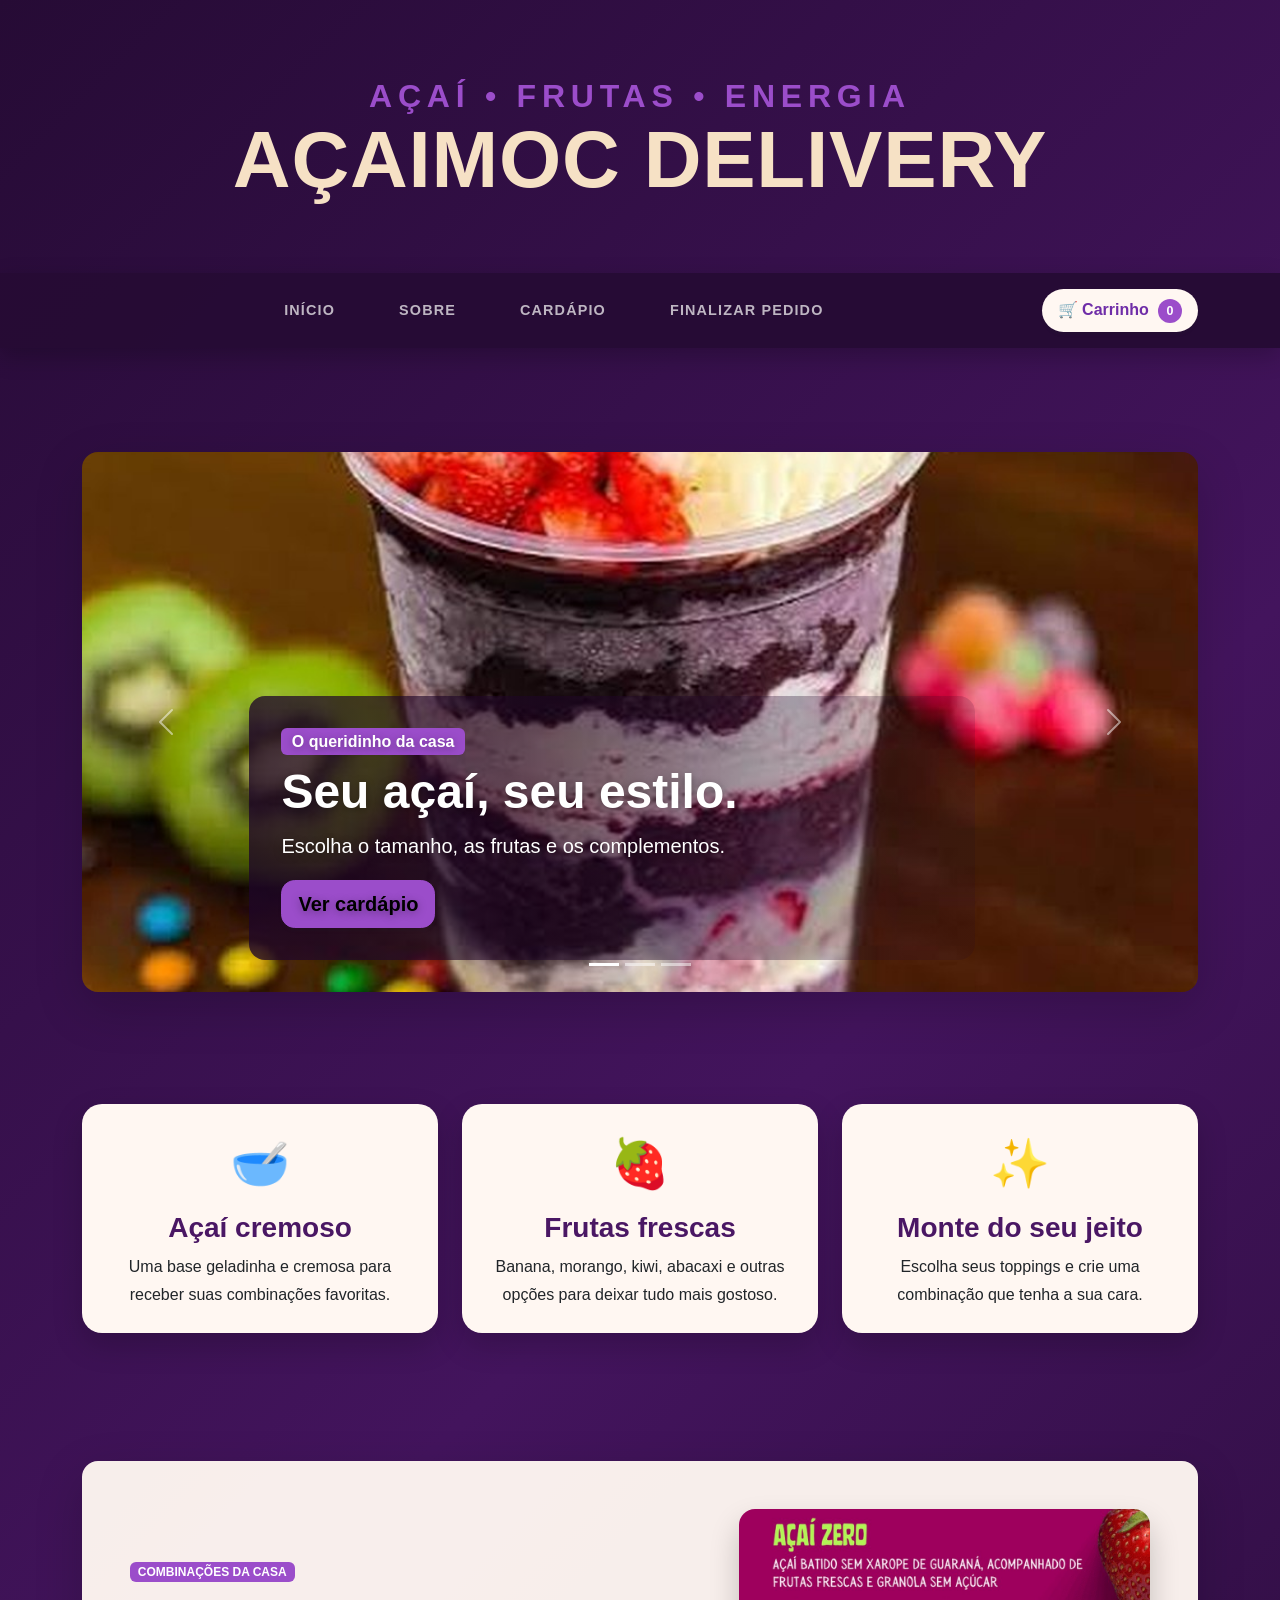
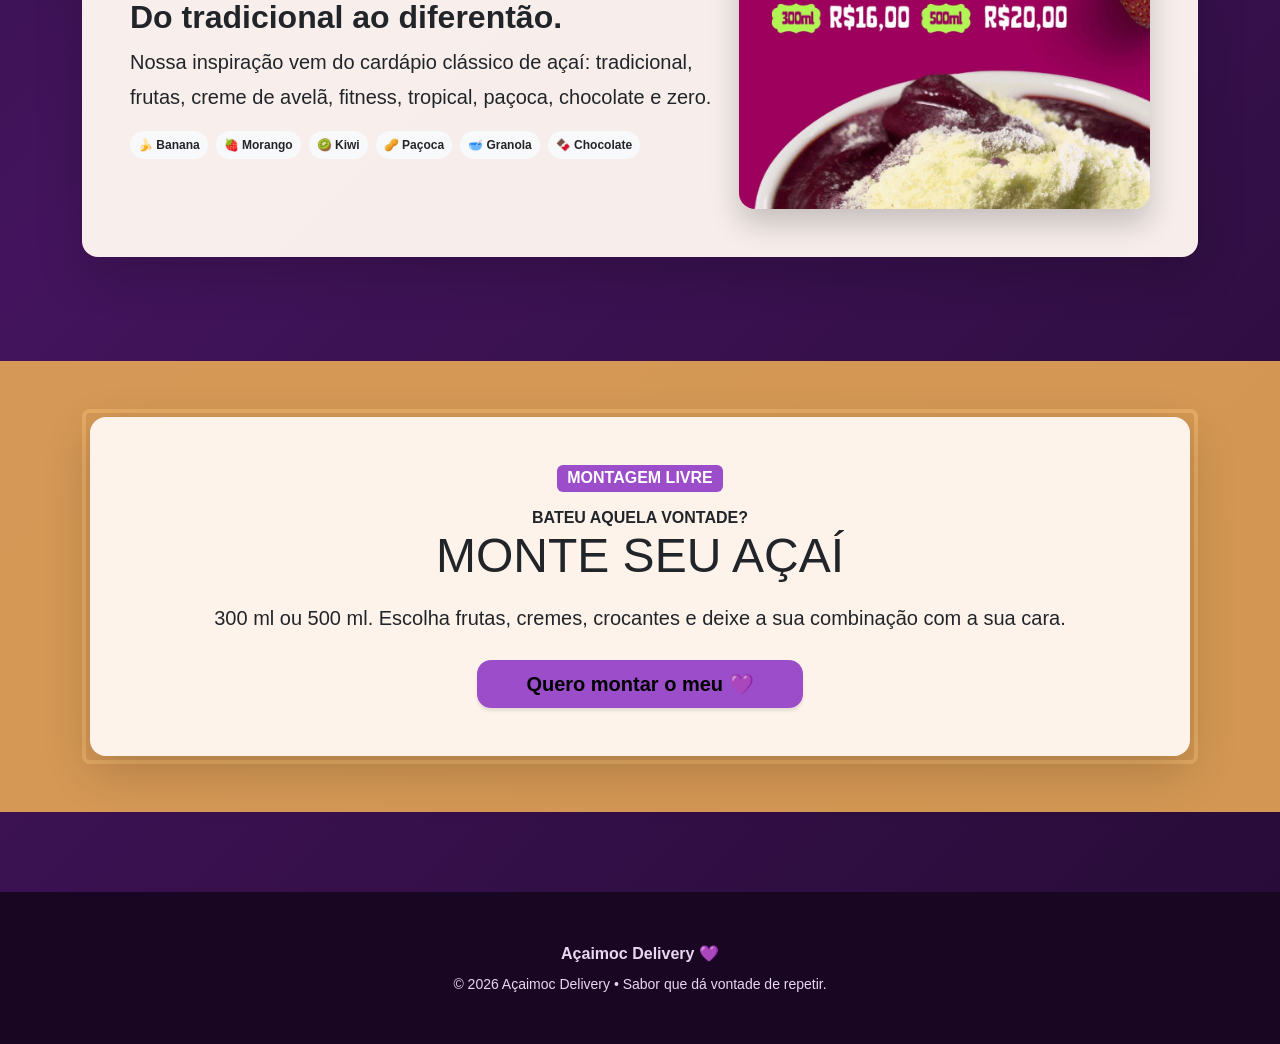
<file: index.html>
<!DOCTYPE html>
<html lang="pt-BR">
 <head>
  <meta charset="utf-8"/>
  <meta content="width=device-width, initial-scale=1, shrink-to-fit=no" name="viewport"/>
  <meta content="A&ccedil;aimoc Delivery: a&ccedil;a&iacute; cremoso, frutas frescas e combina&ccedil;&otilde;es para montar do seu jeito." name="description"/>
  <meta content="A&ccedil;aimoc Delivery" name="author"/>
  <title>
   A&ccedil;aimoc Delivery | A&ccedil;a&iacute;, frutas e energia
  </title>
  <link href="css/styles.css" rel="stylesheet"/>
 </head>
 <body>
  <header>
   <h1 class="site-heading text-center text-faded d-none d-lg-block">
    <span class="site-heading-upper text-primary mb-3">
     A&Ccedil;A&Iacute; &bull; FRUTAS &bull; ENERGIA
    </span>
    <span class="site-heading-lower">
     A&ccedil;aimoc Delivery
    </span>
   </h1>
  </header>
  <nav class="navbar navbar-expand-lg navbar-dark py-lg-3" id="mainNav">
   <div class="container">
    <a class="navbar-brand text-uppercase fw-bold d-lg-none" href="index.html">
     A&ccedil;aimoc Delivery
    </a>
    <button aria-controls="navbarSupportedContent" aria-expanded="false" aria-label="Abrir menu" class="navbar-toggler" data-bs-target="#navbarSupportedContent" data-bs-toggle="collapse" type="button">
     <span class="navbar-toggler-icon">
     </span>
    </button>
    <div class="collapse navbar-collapse" id="navbarSupportedContent">
     <ul class="navbar-nav mx-auto">
      <li class="nav-item px-lg-4">
       <a class="nav-link text-uppercase active" href="index.html">
        In&iacute;cio
       </a>
      </li>
      <li class="nav-item px-lg-4">
       <a class="nav-link text-uppercase" href="about.html">
        Sobre
       </a>
      </li>
      <li class="nav-item px-lg-4">
       <a class="nav-link text-uppercase" href="products.html">
        Card&aacute;pio
       </a>
      </li>
      <li class="nav-item px-lg-4">
       <a class="nav-link text-uppercase" href="store.html">
        Finalizar pedido
       </a>
      </li>
     </ul>
    </div>
   </div>
  </nav>
  <section class="page-section pt-4 pb-2">
   <div class="container">
    <div class="carousel slide carousel-fade shadow-lg rounded-4 overflow-hidden" data-bs-ride="carousel" id="acaiCarousel">
     <div class="carousel-indicators">
      <button aria-current="true" aria-label="Slide 1" class="active" data-bs-slide-to="0" data-bs-target="#acaiCarousel" type="button">
      </button>
      <button aria-label="Slide 2" data-bs-slide-to="1" data-bs-target="#acaiCarousel" type="button">
      </button>
      <button aria-label="Slide 3" data-bs-slide-to="2" data-bs-target="#acaiCarousel" type="button">
      </button>
     </div>
     <div class="carousel-inner">
      <div class="carousel-item active">
       <img alt="A&ccedil;a&iacute; com morango e banana" class="d-block w-100 carousel-acai" src="assets/img/acai-morango.jpg"/>
       <div class="carousel-caption text-start">
        <span class="badge bg-primary fs-6 mb-2">
         O queridinho da casa
        </span>
        <h2 class="display-5 fw-bold">
         Seu a&ccedil;a&iacute;, seu estilo.
        </h2>
        <p class="lead">
         Escolha o tamanho, as frutas e os complementos.
        </p>
        <a class="btn btn-primary btn-lg" href="products.html">
         Ver card&aacute;pio
        </a>
       </div>
      </div>
      <div class="carousel-item">
       <img alt="A&ccedil;a&iacute; tradicional com frutas" class="d-block w-100 carousel-acai" src="assets/img/acai-tradicional.jpg"/>
       <div class="carousel-caption">
        <span class="badge bg-light text-dark fs-6 mb-2">
         Cl&aacute;ssico que nunca sai de moda
        </span>
        <h2 class="display-5 fw-bold">
         A&ccedil;a&iacute; + frutas 🍓
        </h2>
        <p class="lead">
         Cremoso, gelado e com aquele toque crocante.
        </p>
        <a class="btn btn-light btn-lg" href="products.html#montar">
         Montar o meu
        </a>
       </div>
      </div>
      <div class="carousel-item">
       <img alt="A&ccedil;a&iacute; com pa&ccedil;oca" class="d-block w-100 carousel-acai" src="assets/img/acai-pacoca.jpg"/>
       <div class="carousel-caption text-end">
        <span class="badge bg-warning text-dark fs-6 mb-2">
         Para quem ama doce
        </span>
        <h2 class="display-5 fw-bold">
         A&ccedil;a&iacute; com pa&ccedil;oca 🥜
        </h2>
        <p class="lead">
         Uma combina&ccedil;&atilde;o simples, cremosa e irresist&iacute;vel.
        </p>
       </div>
      </div>
     </div>
     <button aria-label="Imagem anterior" class="carousel-control-prev" data-bs-slide="prev" data-bs-target="#acaiCarousel" type="button">
      <span class="carousel-control-prev-icon">
      </span>
      <span class="visually-hidden">
       Anterior
      </span>
     </button>
     <button aria-label="Pr&oacute;xima imagem" class="carousel-control-next" data-bs-slide="next" data-bs-target="#acaiCarousel" type="button">
      <span class="carousel-control-next-icon">
      </span>
      <span class="visually-hidden">
       Pr&oacute;ximo
      </span>
     </button>
    </div>
   </div>
  </section>
  <section class="page-section py-4">
   <div class="container">
    <div class="row g-4 text-center">
     <div class="col-md-4">
      <div class="feature-card p-4 h-100">
       <div class="feature-icon">
        🥣
       </div>
       <h3 class="fw-bold">
        A&ccedil;a&iacute; cremoso
       </h3>
       <p class="mb-0">
        Uma base geladinha e cremosa para receber suas combina&ccedil;&otilde;es favoritas.
       </p>
      </div>
     </div>
     <div class="col-md-4">
      <div class="feature-card p-4 h-100">
       <div class="feature-icon">
        🍓
       </div>
       <h3 class="fw-bold">
        Frutas frescas
       </h3>
       <p class="mb-0">
        Banana, morango, kiwi, abacaxi e outras op&ccedil;&otilde;es para deixar tudo mais gostoso.
       </p>
      </div>
     </div>
     <div class="col-md-4">
      <div class="feature-card p-4 h-100">
       <div class="feature-icon">
        ✨
       </div>
       <h3 class="fw-bold">
        Monte do seu jeito
       </h3>
       <p class="mb-0">
        Escolha seus toppings e crie uma combina&ccedil;&atilde;o que tenha a sua cara.
       </p>
      </div>
     </div>
    </div>
   </div>
  </section>
  <section class="page-section py-4">
   <div class="container">
    <div class="bg-faded rounded-4 p-4 p-lg-5 shadow-lg">
     <div class="row align-items-center g-4">
      <div class="col-lg-7">
       <span class="badge bg-primary mb-3">
        COMBINA&Ccedil;&Otilde;ES DA CASA
       </span>
       <h2 class="fw-bold">
        Do tradicional ao diferent&atilde;o.
       </h2>
       <p class="lead">
        Nossa inspira&ccedil;&atilde;o vem do card&aacute;pio cl&aacute;ssico de a&ccedil;a&iacute;: tradicional, frutas, creme de avel&atilde;, fitness, tropical, pa&ccedil;oca, chocolate e zero.
       </p>
       <div class="d-flex flex-wrap gap-2">
        <span class="badge rounded-pill bg-light text-dark p-2">
         🍌 Banana
        </span>
        <span class="badge rounded-pill bg-light text-dark p-2">
         🍓 Morango
        </span>
        <span class="badge rounded-pill bg-light text-dark p-2">
         🥝 Kiwi
        </span>
        <span class="badge rounded-pill bg-light text-dark p-2">
         🥜 Pa&ccedil;oca
        </span>
        <span class="badge rounded-pill bg-light text-dark p-2">
         🥣 Granola
        </span>
        <span class="badge rounded-pill bg-light text-dark p-2">
         🍫 Chocolate
        </span>
       </div>
      </div>
      <div class="col-lg-5">
       <img alt="A&ccedil;a&iacute; servido com complemento" class="img-fluid rounded-4 featured-photo" src="assets/img/acai-chocolate.jpg"/>
      </div>
     </div>
    </div>
   </div>
  </section>
  <section class="page-section cta py-5">
   <div class="container">
    <div class="cta-inner bg-faded text-center rounded-4 shadow-lg">
     <span class="badge bg-primary fs-6 mb-3">
      MONTAGEM LIVRE
     </span>
     <h2 class="section-heading mb-3">
      <span class="section-heading-upper">
       Bateu aquela vontade?
      </span>
      <span class="section-heading-lower">
       Monte seu A&ccedil;a&iacute;
      </span>
     </h2>
     <p class="lead mb-4">
      300 ml ou 500 ml. Escolha frutas, cremes, crocantes e deixe a sua combina&ccedil;&atilde;o com a sua cara.
     </p>
     <a class="btn btn-primary btn-lg px-5" href="products.html#montar">
      Quero montar o meu 💜
     </a>
    </div>
   </div>
  </section>
  <footer class="footer text-faded text-center py-5">
   <div class="container">
    <p class="mb-1 fw-bold">
     A&ccedil;aimoc Delivery 💜
    </p>
    <p class="m-0 small">
     &copy; 2026 A&ccedil;aimoc Delivery &bull; Sabor que d&aacute; vontade de repetir.
    </p>
   </div>
  </footer>
  <script src="https://cdn.jsdelivr.net/npm/bootstrap@5.2.3/dist/js/bootstrap.bundle.min.js">
  </script>
  <script src="js/scripts.js">
  </script>
 </body>
</html>
</file>
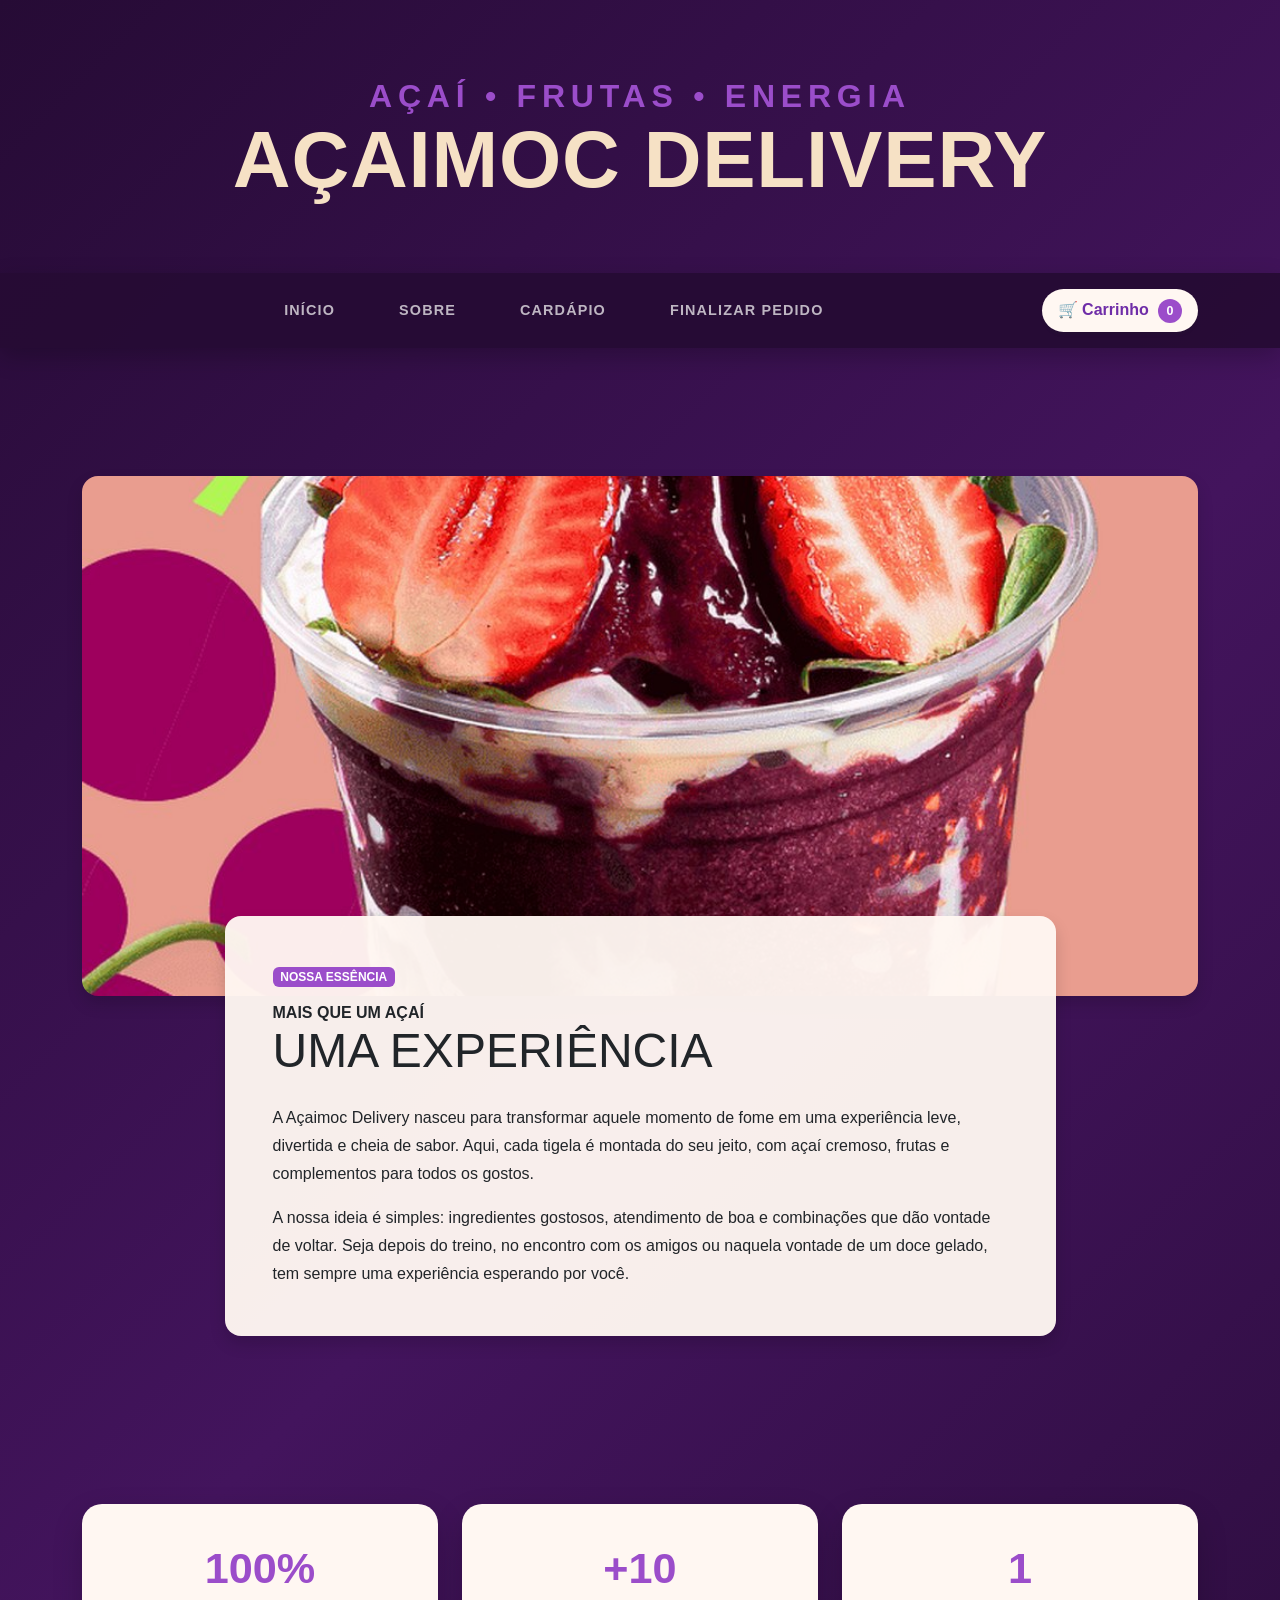
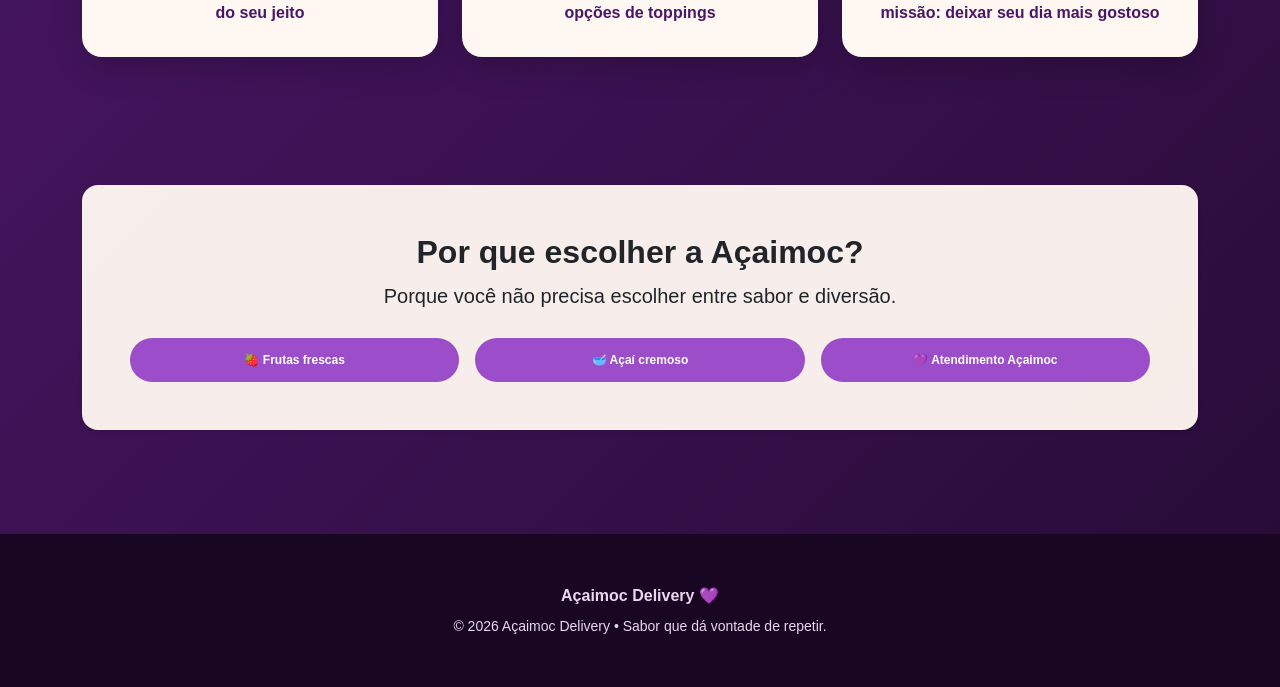
<file: about.html>
<!DOCTYPE html>
<html lang="pt-BR">
 <head>
  <meta charset="utf-8"/>
  <meta content="width=device-width, initial-scale=1, shrink-to-fit=no" name="viewport"/>
  <meta content="Conhe&ccedil;a a hist&oacute;ria e a proposta da A&ccedil;aimoc Delivery." name="description"/>
  <meta content="A&ccedil;aimoc Delivery" name="author"/>
  <title>
   Sobre | A&ccedil;aimoc Delivery
  </title>
  <link href="css/styles.css" rel="stylesheet"/>
 </head>
 <body>
  <header>
   <h1 class="site-heading text-center text-faded d-none d-lg-block">
    <span class="site-heading-upper text-primary mb-3">
     A&Ccedil;A&Iacute; &bull; FRUTAS &bull; ENERGIA
    </span>
    <span class="site-heading-lower">
     A&ccedil;aimoc Delivery
    </span>
   </h1>
  </header>
  <nav class="navbar navbar-expand-lg navbar-dark py-lg-3" id="mainNav">
   <div class="container">
    <a class="navbar-brand text-uppercase fw-bold d-lg-none" href="index.html">
     A&ccedil;aimoc Delivery
    </a>
    <button aria-controls="navbarSupportedContent" aria-expanded="false" aria-label="Abrir menu" class="navbar-toggler" data-bs-target="#navbarSupportedContent" data-bs-toggle="collapse" type="button">
     <span class="navbar-toggler-icon">
     </span>
    </button>
    <div class="collapse navbar-collapse" id="navbarSupportedContent">
     <ul class="navbar-nav mx-auto">
      <li class="nav-item px-lg-4">
       <a class="nav-link text-uppercase" href="index.html">
        In&iacute;cio
       </a>
      </li>
      <li class="nav-item px-lg-4">
       <a class="nav-link text-uppercase" href="about.html">
        Sobre
       </a>
      </li>
      <li class="nav-item px-lg-4">
       <a class="nav-link text-uppercase" href="products.html">
        Card&aacute;pio
       </a>
      </li>
      <li class="nav-item px-lg-4">
       <a class="nav-link text-uppercase" href="store.html">
        Finalizar pedido
       </a>
      </li>
     </ul>
    </div>
   </div>
  </nav>
  <section class="page-section about-heading pt-5">
   <div class="container">
    <img alt="Tigela de a&ccedil;a&iacute; com frutas" class="img-fluid rounded-4 about-heading-img mb-3 mb-lg-0 shadow" src="assets/img/acai-tradicional.jpg"/>
    <div class="about-heading-content">
     <div class="row">
      <div class="col-xl-9 col-lg-10 mx-auto">
       <div class="bg-faded rounded-4 p-5 shadow">
        <span class="badge bg-primary mb-3">
         NOSSA ESS&Ecirc;NCIA
        </span>
        <h2 class="section-heading mb-4">
         <span class="section-heading-upper">
          Mais que um a&ccedil;a&iacute;
         </span>
         <span class="section-heading-lower">
          Uma experi&ecirc;ncia
         </span>
        </h2>
        <p>
         A A&ccedil;aimoc Delivery nasceu para transformar aquele momento de fome em uma experi&ecirc;ncia leve, divertida e cheia de sabor. Aqui, cada tigela &eacute; montada do seu jeito, com a&ccedil;a&iacute; cremoso, frutas e complementos para todos os gostos.
        </p>
        <p class="mb-0">
         A nossa ideia &eacute; simples: ingredientes gostosos, atendimento de boa e combina&ccedil;&otilde;es que d&atilde;o vontade de voltar. Seja depois do treino, no encontro com os amigos ou naquela vontade de um doce gelado, tem sempre uma experi&ecirc;ncia esperando por voc&ecirc;.
        </p>
       </div>
      </div>
     </div>
    </div>
   </div>
  </section>
  <section class="page-section py-4">
   <div class="container">
    <div class="row g-4 text-center">
     <div class="col-md-4">
      <div class="stat-card">
       <strong>
        100%
       </strong>
       <span>
        do seu jeito
       </span>
      </div>
     </div>
     <div class="col-md-4">
      <div class="stat-card">
       <strong>
        +10
       </strong>
       <span>
        op&ccedil;&otilde;es de toppings
       </span>
      </div>
     </div>
     <div class="col-md-4">
      <div class="stat-card">
       <strong>
        1
       </strong>
       <span>
        miss&atilde;o: deixar seu dia mais gostoso
       </span>
      </div>
     </div>
    </div>
   </div>
  </section>
  <section class="page-section py-4">
   <div class="container">
    <div class="bg-faded rounded-4 p-5 text-center shadow-sm">
     <h2 class="fw-bold">
      Por que escolher a A&ccedil;aimoc?
     </h2>
     <p class="lead mb-4">
      Porque voc&ecirc; n&atilde;o precisa escolher entre sabor e divers&atilde;o.
     </p>
     <div class="row g-3">
      <div class="col-md-4">
       <span class="badge rounded-pill bg-primary p-3 w-100">
        🍓 Frutas frescas
       </span>
      </div>
      <div class="col-md-4">
       <span class="badge rounded-pill bg-primary p-3 w-100">
        🥣 A&ccedil;a&iacute; cremoso
       </span>
      </div>
      <div class="col-md-4">
       <span class="badge rounded-pill bg-primary p-3 w-100">
        💜 Atendimento A&ccedil;aimoc
       </span>
      </div>
     </div>
    </div>
   </div>
  </section>
  <footer class="footer text-faded text-center py-5">
   <div class="container">
    <p class="mb-1 fw-bold">
     A&ccedil;aimoc Delivery 💜
    </p>
    <p class="m-0 small">
     &copy; 2026 A&ccedil;aimoc Delivery &bull; Sabor que d&aacute; vontade de repetir.
    </p>
   </div>
  </footer>
  <script src="https://cdn.jsdelivr.net/npm/bootstrap@5.2.3/dist/js/bootstrap.bundle.min.js">
  </script>
  <script src="js/scripts.js">
  </script>
 </body>
</html>
</file>
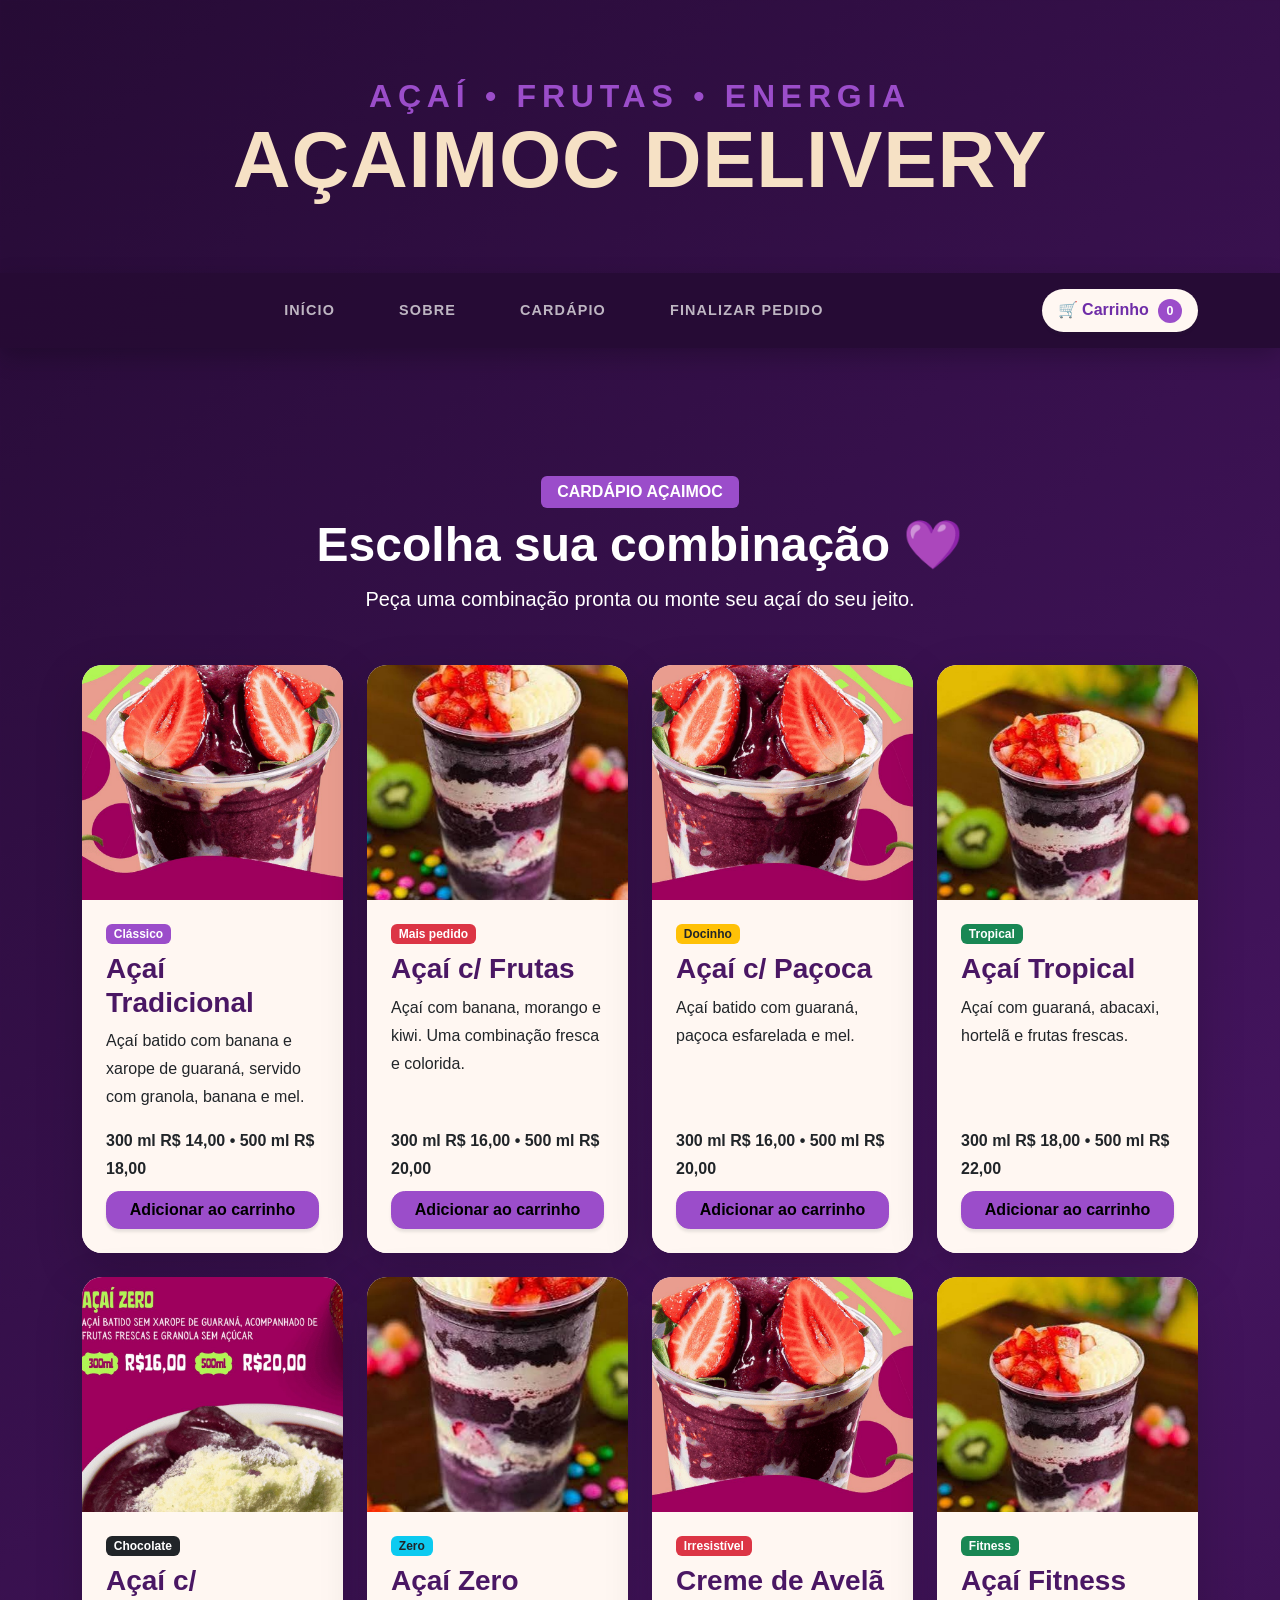
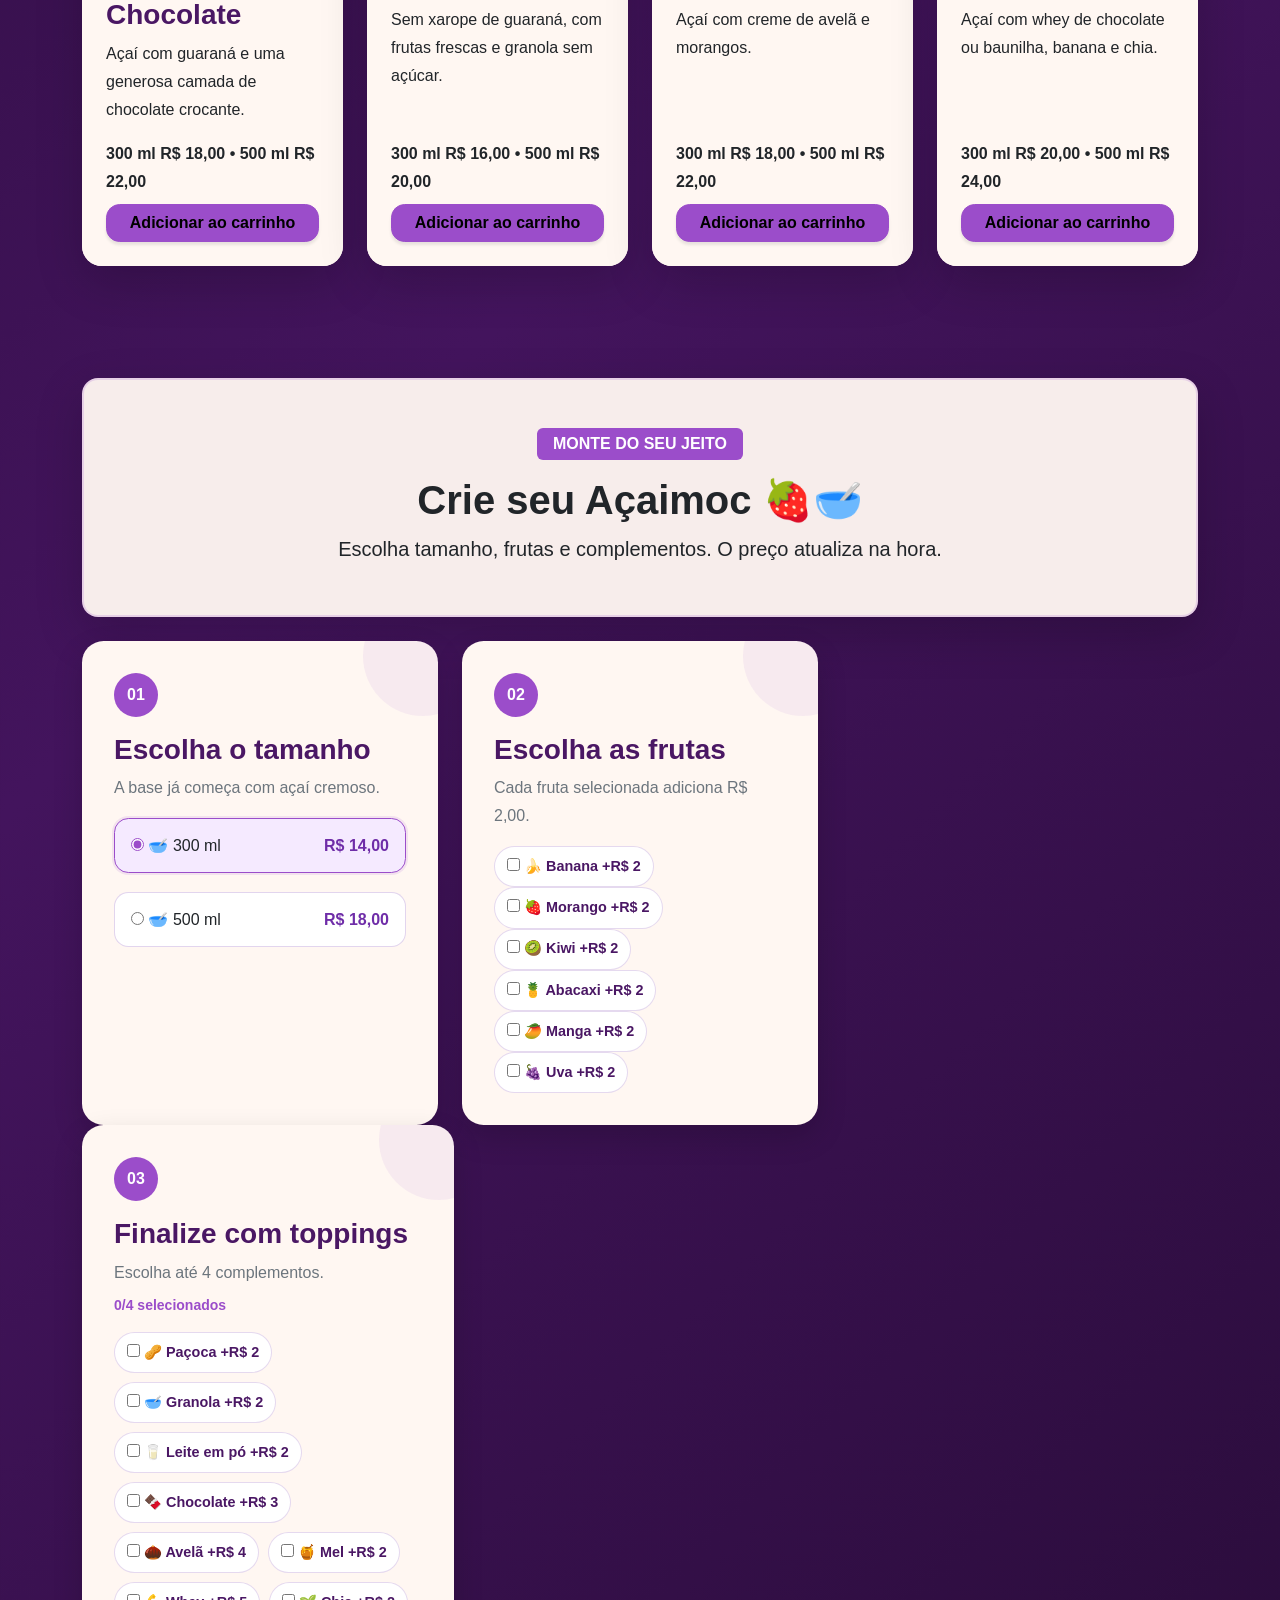
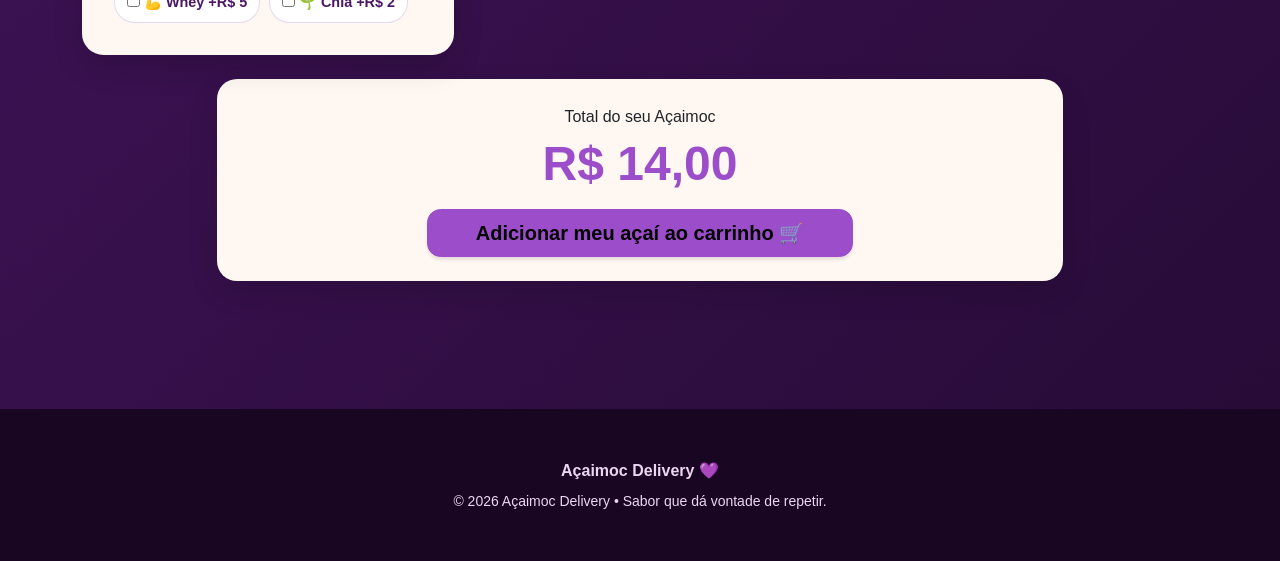
<file: products.html>
<!DOCTYPE html>
<html lang="pt-BR">
 <head>
  <meta charset="utf-8"/>
  <meta content="width=device-width, initial-scale=1, shrink-to-fit=no" name="viewport"/>
  <meta content="Card&aacute;pio da A&ccedil;aimoc Delivery e montagem personalizada de a&ccedil;a&iacute;." name="description"/>
  <meta content="A&ccedil;aimoc Delivery" name="author"/>
  <title>
   Card&aacute;pio | A&ccedil;aimoc Delivery
  </title>
  <link href="css/styles.css" rel="stylesheet"/>
 </head>
 <body>
  <header>
   <h1 class="site-heading text-center text-faded d-none d-lg-block">
    <span class="site-heading-upper text-primary mb-3">
     A&Ccedil;A&Iacute; &bull; FRUTAS &bull; ENERGIA
    </span>
    <span class="site-heading-lower">
     A&ccedil;aimoc Delivery
    </span>
   </h1>
  </header>
  <nav class="navbar navbar-expand-lg navbar-dark py-lg-3" id="mainNav">
   <div class="container">
    <a class="navbar-brand text-uppercase fw-bold d-lg-none" href="index.html">
     A&ccedil;aimoc Delivery
    </a>
    <button class="navbar-toggler" data-bs-target="#navbarSupportedContent" data-bs-toggle="collapse" type="button">
     <span class="navbar-toggler-icon">
     </span>
    </button>
    <div class="collapse navbar-collapse" id="navbarSupportedContent">
     <ul class="navbar-nav mx-auto">
      <li class="nav-item px-lg-4">
       <a class="nav-link text-uppercase" href="index.html">
        In&iacute;cio
       </a>
      </li>
      <li class="nav-item px-lg-4">
       <a class="nav-link text-uppercase" href="about.html">
        Sobre
       </a>
      </li>
      <li class="nav-item px-lg-4">
       <a class="nav-link text-uppercase active" href="products.html">
        Card&aacute;pio
       </a>
      </li>
      <li class="nav-item px-lg-4">
       <a class="nav-link text-uppercase" href="store.html">
        Finalizar pedido
       </a>
      </li>
     </ul>
    </div>
   </div>
  </nav>
  <section class="page-section pt-5 pb-3">
   <div class="container">
    <div class="text-center text-white mb-5">
     <span class="badge bg-primary fs-6 mb-2 px-3 py-2">
      CARD&Aacute;PIO A&Ccedil;AIMOC
     </span>
     <h1 class="display-5 fw-bold">
      Escolha sua combina&ccedil;&atilde;o 💜
     </h1>
     <p class="lead">
      Pe&ccedil;a uma combina&ccedil;&atilde;o pronta ou monte seu a&ccedil;a&iacute; do seu jeito.
     </p>
    </div>
    <div class="row g-4">
     <div class="col-lg-3 col-md-6">
      <div class="card product-card h-100 shadow-lg" data-prices='{"300":14,"500":18}' data-product="A&ccedil;a&iacute; Tradicional">
       <img alt="A&ccedil;a&iacute; tradicional" class="card-img-top" src="assets/img/acai-tradicional.jpg"/>
       <div class="card-body p-4 d-flex flex-column">
        <span class="badge bg-primary mb-2 align-self-start">
         Cl&aacute;ssico
        </span>
        <h3 class="card-title fw-bold">
         A&ccedil;a&iacute; Tradicional
        </h3>
        <p class="card-text">
         A&ccedil;a&iacute; batido com banana e xarope de guaran&aacute;, servido com granola, banana e mel.
        </p>
        <div class="mt-auto">
         <p class="fw-bold mb-2">
          300 ml R$ 14,00 &bull; 500 ml R$ 18,00
         </p>
         <button class="btn btn-primary w-100" data-add-product="">
          Adicionar ao carrinho
         </button>
        </div>
       </div>
      </div>
     </div>
     <div class="col-lg-3 col-md-6">
      <div class="card product-card h-100 shadow-lg" data-prices='{"300":16,"500":20}' data-product="A&ccedil;a&iacute; c/ Frutas">
       <img alt="A&ccedil;a&iacute; com frutas" class="card-img-top" src="assets/img/acai-morango.jpg"/>
       <div class="card-body p-4 d-flex flex-column">
        <span class="badge bg-danger mb-2 align-self-start">
         Mais pedido
        </span>
        <h3 class="card-title fw-bold">
         A&ccedil;a&iacute; c/ Frutas
        </h3>
        <p class="card-text">
         A&ccedil;a&iacute; com banana, morango e kiwi. Uma combina&ccedil;&atilde;o fresca e colorida.
        </p>
        <div class="mt-auto">
         <p class="fw-bold mb-2">
          300 ml R$ 16,00 &bull; 500 ml R$ 20,00
         </p>
         <button class="btn btn-primary w-100" data-add-product="">
          Adicionar ao carrinho
         </button>
        </div>
       </div>
      </div>
     </div>
     <div class="col-lg-3 col-md-6">
      <div class="card product-card h-100 shadow-lg" data-prices='{"300":16,"500":20}' data-product="A&ccedil;a&iacute; c/ Pa&ccedil;oca">
       <img alt="A&ccedil;a&iacute; com pa&ccedil;oca" class="card-img-top" src="assets/img/acai-pacoca.jpg"/>
       <div class="card-body p-4 d-flex flex-column">
        <span class="badge bg-warning text-dark mb-2 align-self-start">
         Docinho
        </span>
        <h3 class="card-title fw-bold">
         A&ccedil;a&iacute; c/ Pa&ccedil;oca
        </h3>
        <p class="card-text">
         A&ccedil;a&iacute; batido com guaran&aacute;, pa&ccedil;oca esfarelada e mel.
        </p>
        <div class="mt-auto">
         <p class="fw-bold mb-2">
          300 ml R$ 16,00 &bull; 500 ml R$ 20,00
         </p>
         <button class="btn btn-primary w-100" data-add-product="">
          Adicionar ao carrinho
         </button>
        </div>
       </div>
      </div>
     </div>
     <div class="col-lg-3 col-md-6">
      <div class="card product-card h-100 shadow-lg" data-prices='{"300":18,"500":22}' data-product="A&ccedil;a&iacute; Tropical">
       <img alt="A&ccedil;a&iacute; tropical" class="card-img-top" src="assets/img/acai-banana.jpg"/>
       <div class="card-body p-4 d-flex flex-column">
        <span class="badge bg-success mb-2 align-self-start">
         Tropical
        </span>
        <h3 class="card-title fw-bold">
         A&ccedil;a&iacute; Tropical
        </h3>
        <p class="card-text">
         A&ccedil;a&iacute; com guaran&aacute;, abacaxi, hortel&atilde; e frutas frescas.
        </p>
        <div class="mt-auto">
         <p class="fw-bold mb-2">
          300 ml R$ 18,00 &bull; 500 ml R$ 22,00
         </p>
         <button class="btn btn-primary w-100" data-add-product="">
          Adicionar ao carrinho
         </button>
        </div>
       </div>
      </div>
     </div>
     <div class="col-lg-3 col-md-6">
      <div class="card product-card h-100 shadow-lg" data-prices='{"300":18,"500":22}' data-product="A&ccedil;a&iacute; c/ Chocolate">
       <img alt="A&ccedil;a&iacute; com chocolate" class="card-img-top" src="assets/img/acai-chocolate.jpg"/>
       <div class="card-body p-4 d-flex flex-column">
        <span class="badge bg-dark mb-2 align-self-start">
         Chocolate
        </span>
        <h3 class="card-title fw-bold">
         A&ccedil;a&iacute; c/ Chocolate
        </h3>
        <p class="card-text">
         A&ccedil;a&iacute; com guaran&aacute; e uma generosa camada de chocolate crocante.
        </p>
        <div class="mt-auto">
         <p class="fw-bold mb-2">
          300 ml R$ 18,00 &bull; 500 ml R$ 22,00
         </p>
         <button class="btn btn-primary w-100" data-add-product="">
          Adicionar ao carrinho
         </button>
        </div>
       </div>
      </div>
     </div>
     <div class="col-lg-3 col-md-6">
      <div class="card product-card h-100 shadow-lg" data-prices='{"300":16,"500":20}' data-product="A&ccedil;a&iacute; Zero">
       <img alt="A&ccedil;a&iacute; zero" class="card-img-top" src="assets/img/acai-zero.jpg"/>
       <div class="card-body p-4 d-flex flex-column">
        <span class="badge bg-info text-dark mb-2 align-self-start">
         Zero
        </span>
        <h3 class="card-title fw-bold">
         A&ccedil;a&iacute; Zero
        </h3>
        <p class="card-text">
         Sem xarope de guaran&aacute;, com frutas frescas e granola sem a&ccedil;&uacute;car.
        </p>
        <div class="mt-auto">
         <p class="fw-bold mb-2">
          300 ml R$ 16,00 &bull; 500 ml R$ 20,00
         </p>
         <button class="btn btn-primary w-100" data-add-product="">
          Adicionar ao carrinho
         </button>
        </div>
       </div>
      </div>
     </div>
     <div class="col-lg-3 col-md-6">
      <div class="card product-card h-100 shadow-lg" data-prices='{"300":18,"500":22}' data-product="A&ccedil;a&iacute; c/ Creme de Avel&atilde;">
       <img alt="A&ccedil;a&iacute; com creme de avel&atilde;" class="card-img-top" src="assets/img/acai-pacoca.jpg"/>
       <div class="card-body p-4 d-flex flex-column">
        <span class="badge bg-danger mb-2 align-self-start">
         Irresist&iacute;vel
        </span>
        <h3 class="card-title fw-bold">
         Creme de Avel&atilde;
        </h3>
        <p class="card-text">
         A&ccedil;a&iacute; com creme de avel&atilde; e morangos.
        </p>
        <div class="mt-auto">
         <p class="fw-bold mb-2">
          300 ml R$ 18,00 &bull; 500 ml R$ 22,00
         </p>
         <button class="btn btn-primary w-100" data-add-product="">
          Adicionar ao carrinho
         </button>
        </div>
       </div>
      </div>
     </div>
     <div class="col-lg-3 col-md-6">
      <div class="card product-card h-100 shadow-lg" data-prices='{"300":20,"500":24}' data-product="A&ccedil;a&iacute; Fitness">
       <img alt="A&ccedil;a&iacute; fitness" class="card-img-top" src="assets/img/acai-banana.jpg"/>
       <div class="card-body p-4 d-flex flex-column">
        <span class="badge bg-success mb-2 align-self-start">
         Fitness
        </span>
        <h3 class="card-title fw-bold">
         A&ccedil;a&iacute; Fitness
        </h3>
        <p class="card-text">
         A&ccedil;a&iacute; com whey de chocolate ou baunilha, banana e chia.
        </p>
        <div class="mt-auto">
         <p class="fw-bold mb-2">
          300 ml R$ 20,00 &bull; 500 ml R$ 24,00
         </p>
         <button class="btn btn-primary w-100" data-add-product="">
          Adicionar ao carrinho
         </button>
        </div>
       </div>
      </div>
     </div>
    </div>
   </div>
  </section>
  <section class="page-section pt-3 pb-5" id="montar">
   <div class="container">
    <div class="builder-header bg-faded rounded-4 p-4 p-lg-5 shadow-lg text-center mb-4">
     <span class="badge bg-primary fs-6 px-3 py-2 mb-3">
      MONTE DO SEU JEITO
     </span>
     <h2 class="fw-bold display-6">
      Crie seu A&ccedil;aimoc 🍓🥣
     </h2>
     <p class="lead mb-0">
      Escolha tamanho, frutas e complementos. O pre&ccedil;o atualiza na hora.
     </p>
    </div>
    <form id="builderForm">
     <div class="row g-4">
      <div class="col-lg-4">
       <div class="builder-step h-100">
        <div class="step-number">
         01
        </div>
        <h3>
         Escolha o tamanho
        </h3>
        <p class="text-muted">
         A base j&aacute; come&ccedil;a com a&ccedil;a&iacute; cremoso.
        </p>
        <div class="option-list">
         <label class="builder-option mb-2">
          <span>
           <input checked="" data-price="14" name="size" type="radio" value="300 ml"/>
           🥣 300 ml
          </span>
          <strong>
           R$ 14,00
          </strong>
         </label>
         <label class="builder-option">
          <span>
           <input data-price="18" name="size" type="radio" value="500 ml"/>
           🥣 500 ml
          </span>
          <strong>
           R$ 18,00
          </strong>
         </label>
        </div>
       </div>
      </div>
      <div class="col-lg-4">
       <div class="builder-step h-100">
        <div class="step-number">
         02
        </div>
        <h3>
         Escolha as frutas
        </h3>
        <p class="text-muted">
         Cada fruta selecionada adiciona R$ 2,00.
        </p>
        <label class="ingredient-chip">
         <input data-extra="2" type="checkbox" value="🍌 Banana"/>
         🍌 Banana +R$ 2
        </label>
        <label class="ingredient-chip">
         <input data-extra="2" type="checkbox" value="🍓 Morango"/>
         🍓 Morango +R$ 2
        </label>
        <label class="ingredient-chip">
         <input data-extra="2" type="checkbox" value="🥝 Kiwi"/>
         🥝 Kiwi +R$ 2
        </label>
        <label class="ingredient-chip">
         <input data-extra="2" type="checkbox" value="🍍 Abacaxi"/>
         🍍 Abacaxi +R$ 2
        </label>
        <label class="ingredient-chip">
         <input data-extra="2" type="checkbox" value="🥭 Manga"/>
         🥭 Manga +R$ 2
        </label>
        <label class="ingredient-chip">
         <input data-extra="2" type="checkbox" value="🍇 Uva"/>
         🍇 Uva +R$ 2
        </label>
       </div>
      </div>
     </div>
     <div class="col-lg-4">
      <div class="builder-step h-100">
       <div class="step-number">
        03
       </div>
       <h3>
        Finalize com toppings
       </h3>
       <p class="text-muted mb-2">
        Escolha at&eacute; 4 complementos.
       </p>
       <div class="small fw-bold text-primary mb-3" id="toppingCount">
        0/4 selecionados
       </div>
       <div class="chip-grid">
        <label class="ingredient-chip topping-option">
         <input data-extra="2" data-max-toppings="4" type="checkbox" value="🥜 Pa&ccedil;oca"/>
         🥜 Pa&ccedil;oca +R$ 2
        </label>
        <label class="ingredient-chip topping-option">
         <input data-extra="2" data-max-toppings="4" type="checkbox" value="🥣 Granola"/>
         🥣 Granola +R$ 2
        </label>
        <label class="ingredient-chip topping-option">
         <input data-extra="2" data-max-toppings="4" type="checkbox" value="🥛 Leite em p&oacute;"/>
         🥛 Leite em p&oacute; +R$ 2
        </label>
        <label class="ingredient-chip topping-option">
         <input data-extra="3" data-max-toppings="4" type="checkbox" value="🍫 Chocolate crocante"/>
         🍫 Chocolate +R$ 3
        </label>
        <label class="ingredient-chip topping-option">
         <input data-extra="4" data-max-toppings="4" type="checkbox" value="🌰 Creme de avel&atilde;"/>
         🌰 Avel&atilde; +R$ 4
        </label>
        <label class="ingredient-chip topping-option">
         <input data-extra="2" data-max-toppings="4" type="checkbox" value="🍯 Mel"/>
         🍯 Mel +R$ 2
        </label>
        <label class="ingredient-chip topping-option">
         <input data-extra="5" data-max-toppings="4" type="checkbox" value="💪 Whey"/>
         💪 Whey +R$ 5
        </label>
        <label class="ingredient-chip topping-option">
         <input data-extra="2" data-max-toppings="4" type="checkbox" value="🌱 Chia"/>
         🌱 Chia +R$ 2
        </label>
       </div>
      </div>
     </div>
    </form>
   </div>
   <div class="row mt-4">
    <div class="col-lg-8 mx-auto">
     <div class="checkout-box text-center">
      <p class="mb-1">
       Total do seu A&ccedil;aimoc
      </p>
      <div class="display-5 fw-bold text-primary" id="builderTotal">
       R$ 14,00
      </div>
      <button class="btn btn-primary btn-lg px-5 mt-3" type="submit">
       Adicionar meu a&ccedil;a&iacute; ao carrinho 🛒
      </button>
     </div>
    </div>
   </div>
  </section>
  <div class="modal fade" id="quickModal" tabindex="-1">
   <div class="modal-dialog modal-dialog-centered">
    <div class="modal-content rounded-4 overflow-hidden">
     <div class="modal-header">
      <h5 class="modal-title fw-bold">
       Adicionar ao carrinho
      </h5>
      <button class="btn-close" data-bs-dismiss="modal" type="button">
      </button>
     </div>
     <div class="modal-body">
      <h4 class="fw-bold" id="quickProductName">
      </h4>
      <label class="form-label mt-3">
       Escolha o tamanho
      </label>
      <select class="form-select form-select-lg" id="quickSize">
      </select>
      <p class="small text-muted mt-3 mb-0">
       O item ser&aacute; adicionado ao carrinho e voc&ecirc; poder&aacute; finalizar o pedido depois.
      </p>
     </div>
     <div class="modal-footer">
      <button class="btn btn-outline-dark" data-bs-dismiss="modal" type="button">
       Cancelar
      </button>
      <button class="btn btn-primary" id="quickAdd" type="button">
       Adicionar
      </button>
     </div>
    </div>
   </div>
  </div>
  <footer class="footer text-faded text-center py-5">
   <div class="container">
    <p class="mb-1 fw-bold">
     A&ccedil;aimoc Delivery 💜
    </p>
    <p class="m-0 small">
     &copy; 2026 A&ccedil;aimoc Delivery &bull; Sabor que d&aacute; vontade de repetir.
    </p>
   </div>
  </footer>
  <script src="https://cdn.jsdelivr.net/npm/bootstrap@5.2.3/dist/js/bootstrap.bundle.min.js">
  </script>
  <script src="js/scripts.js">
  </script>
 </body>
</html>
</file>
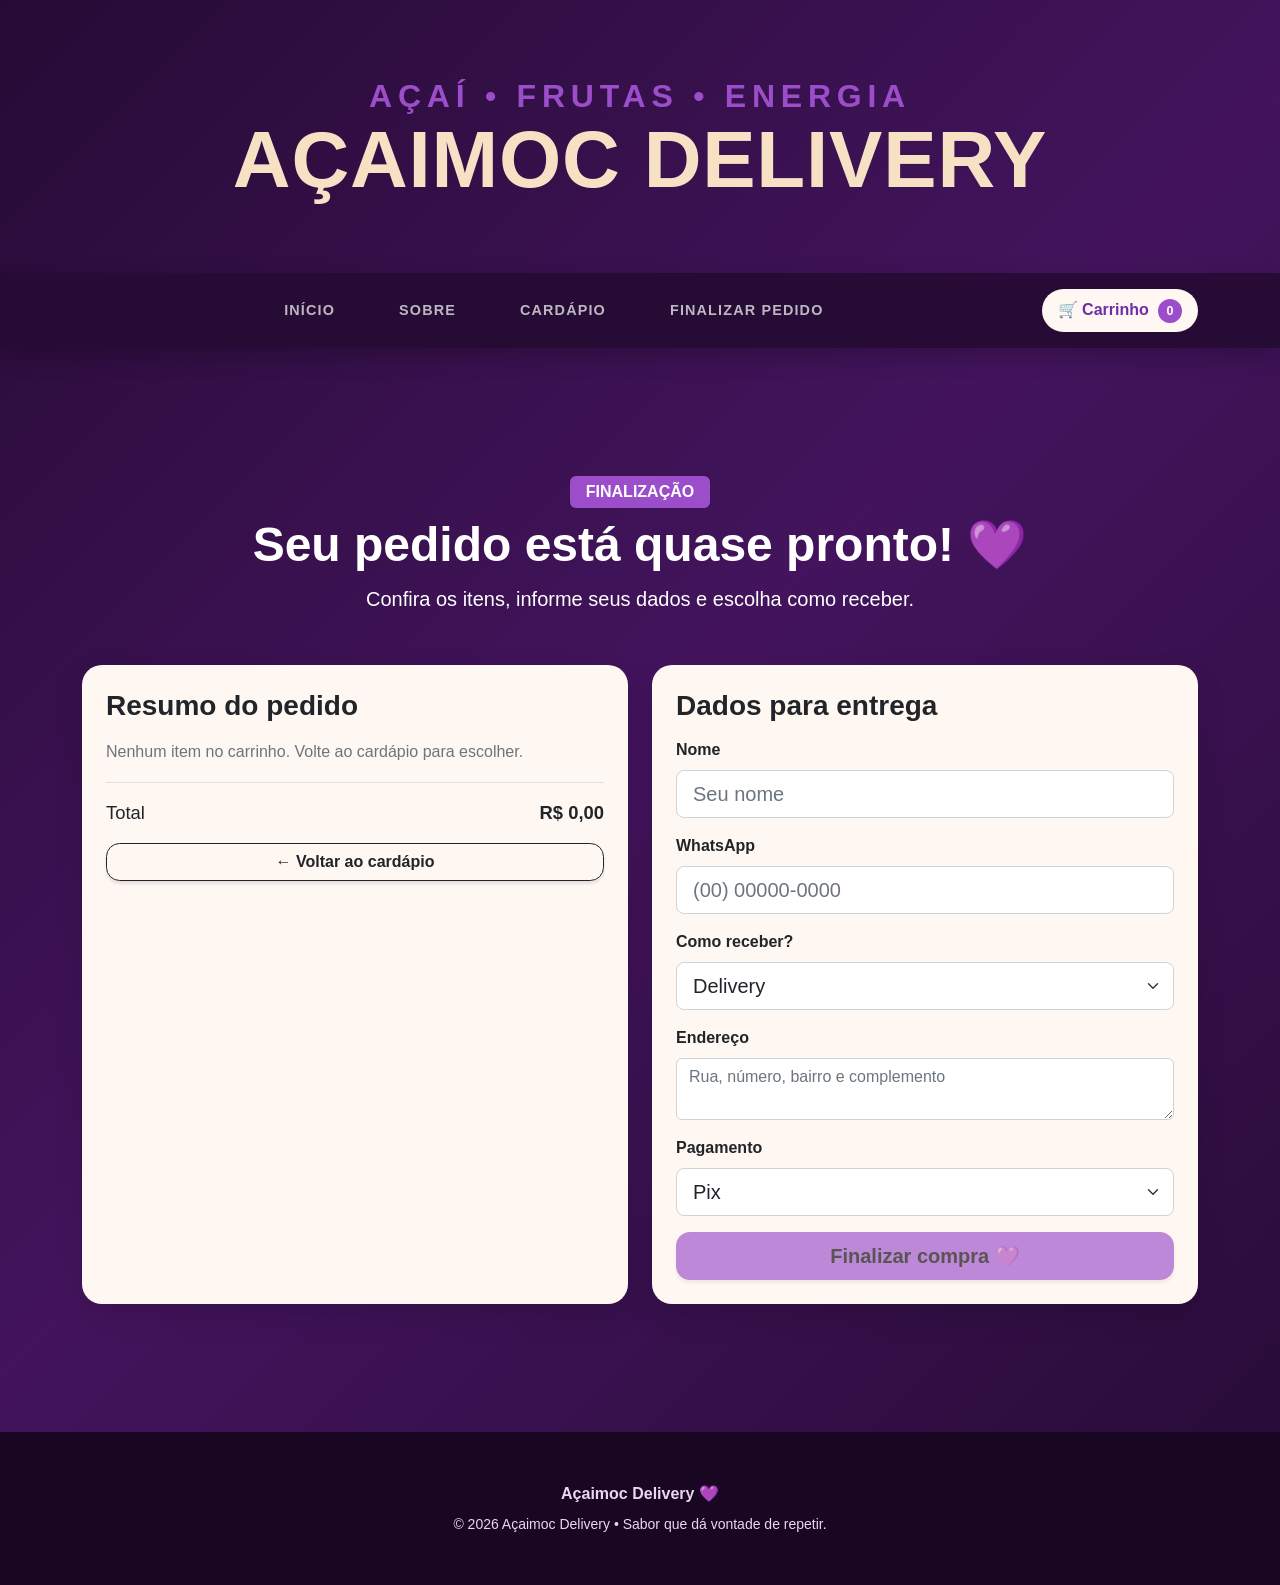
<file: store.html>
<!DOCTYPE html>
<html lang="pt-BR">
 <head>
  <meta charset="utf-8"/>
  <meta content="width=device-width, initial-scale=1, shrink-to-fit=no" name="viewport"/>
  <meta content="Finalize seu pedido na A&ccedil;aimoc Delivery." name="description"/>
  <meta content="A&ccedil;aimoc Delivery" name="author"/>
  <title>
   Finalizar pedido | A&ccedil;aimoc Delivery
  </title>
  <link href="css/styles.css" rel="stylesheet"/>
 </head>
 <body>
  <header>
   <h1 class="site-heading text-center text-faded d-none d-lg-block">
    <span class="site-heading-upper text-primary mb-3">
     A&Ccedil;A&Iacute; &bull; FRUTAS &bull; ENERGIA
    </span>
    <span class="site-heading-lower">
     A&ccedil;aimoc Delivery
    </span>
   </h1>
  </header>
  <nav class="navbar navbar-expand-lg navbar-dark py-lg-3" id="mainNav">
   <div class="container">
    <a class="navbar-brand text-uppercase fw-bold d-lg-none" href="index.html">
     A&ccedil;aimoc Delivery
    </a>
    <button class="navbar-toggler" data-bs-target="#navbarSupportedContent" data-bs-toggle="collapse" type="button">
     <span class="navbar-toggler-icon">
     </span>
    </button>
    <div class="collapse navbar-collapse" id="navbarSupportedContent">
     <ul class="navbar-nav mx-auto">
      <li class="nav-item px-lg-4">
       <a class="nav-link text-uppercase" href="index.html">
        In&iacute;cio
       </a>
      </li>
      <li class="nav-item px-lg-4">
       <a class="nav-link text-uppercase" href="about.html">
        Sobre
       </a>
      </li>
      <li class="nav-item px-lg-4">
       <a class="nav-link text-uppercase" href="products.html">
        Card&aacute;pio
       </a>
      </li>
      <li class="nav-item px-lg-4">
       <a class="nav-link text-uppercase active" href="store.html">
        Finalizar pedido
       </a>
      </li>
     </ul>
    </div>
   </div>
  </nav>
  <section class="page-section pt-5 pb-5">
   <div class="container">
    <div class="text-center text-white mb-5">
     <span class="badge bg-primary fs-6 px-3 py-2 mb-2">
      FINALIZA&Ccedil;&Atilde;O
     </span>
     <h1 class="display-5 fw-bold">
      Seu pedido est&aacute; quase pronto! 💜
     </h1>
     <p class="lead">
      Confira os itens, informe seus dados e escolha como receber.
     </p>
    </div>
    <div class="row g-4">
     <div class="col-lg-6">
      <div class="checkout-box h-100">
       <h3 class="fw-bold mb-3">
        Resumo do pedido
       </h3>
       <div id="checkoutItems">
       </div>
       <div class="cart-total border-top mt-3">
        <span>
         Total
        </span>
        <strong id="checkoutTotal">
         R$ 0,00
        </strong>
       </div>
       <a class="btn btn-outline-dark w-100 mt-3" href="products.html">
        &larr; Voltar ao card&aacute;pio
       </a>
      </div>
     </div>
     <div class="col-lg-6">
      <div class="checkout-box h-100">
       <h3 class="fw-bold mb-3">
        Dados para entrega
       </h3>
       <form id="checkoutForm">
        <div class="mb-3">
         <label class="form-label fw-semibold">
          Nome
         </label>
         <input class="form-control form-control-lg" id="customerName" placeholder="Seu nome" required=""/>
        </div>
        <div class="mb-3">
         <label class="form-label fw-semibold">
          WhatsApp
         </label>
         <input class="form-control form-control-lg" placeholder="(00) 00000-0000" required=""/>
        </div>
        <div class="mb-3">
         <label class="form-label fw-semibold">
          Como receber?
         </label>
         <select class="form-select form-select-lg">
          <option>
           Delivery
          </option>
          <option>
           Retirar na loja
          </option>
         </select>
        </div>
        <div class="mb-3">
         <label class="form-label fw-semibold">
          Endere&ccedil;o
         </label>
         <textarea class="form-control" placeholder="Rua, n&uacute;mero, bairro e complemento" required="" rows="2"></textarea>
        </div>
        <div class="mb-3">
         <label class="form-label fw-semibold">
          Pagamento
         </label>
         <select class="form-select form-select-lg">
          <option>
           Pix
          </option>
          <option>
           Cart&atilde;o na entrega
          </option>
          <option>
           Dinheiro
          </option>
         </select>
        </div>
        <button class="btn btn-primary btn-lg w-100" id="finishOrder" type="submit">
         Finalizar compra 💜
        </button>
       </form>
      </div>
     </div>
    </div>
    <div class="order-success rounded-4 p-4 p-lg-5 mt-4 text-center d-none" id="checkoutSuccess">
     <div class="display-4">
      🎉
     </div>
     <h2 class="fw-bold">
      Pedido recebido!
     </h2>
     <p class="lead" id="customerResult">
     </p>
     <p class="mb-3">
      N&uacute;mero do pedido:
      <strong id="orderNumber">
      </strong>
     </p>
     <a class="btn btn-primary" href="index.html">
      Voltar para o in&iacute;cio
     </a>
    </div>
   </div>
  </section>
  <footer class="footer text-faded text-center py-5">
   <div class="container">
    <p class="mb-1 fw-bold">
     A&ccedil;aimoc Delivery 💜
    </p>
    <p class="m-0 small">
     &copy; 2026 A&ccedil;aimoc Delivery &bull; Sabor que d&aacute; vontade de repetir.
    </p>
   </div>
  </footer>
  <script src="https://cdn.jsdelivr.net/npm/bootstrap@5.2.3/dist/js/bootstrap.bundle.min.js">
  </script>
  <script src="js/scripts.js">
  </script>
 </body>
</html>
</file>
